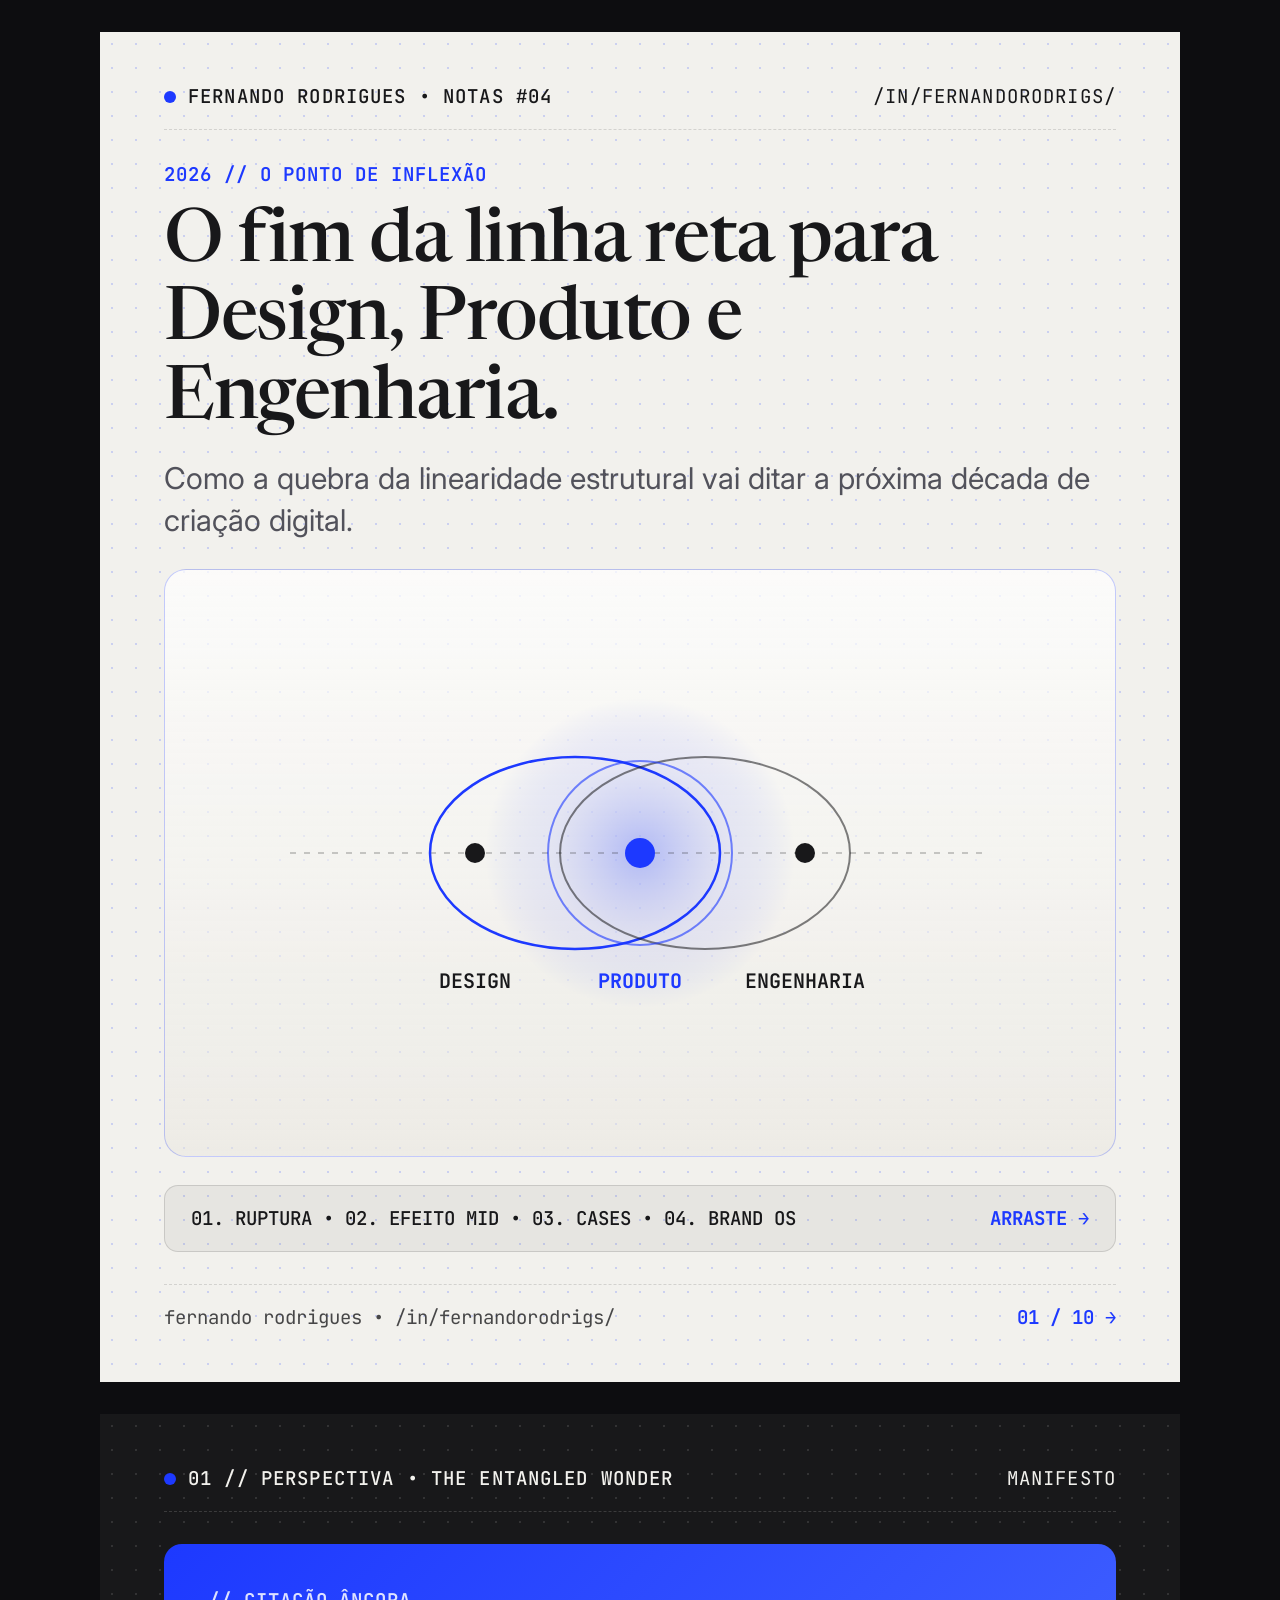
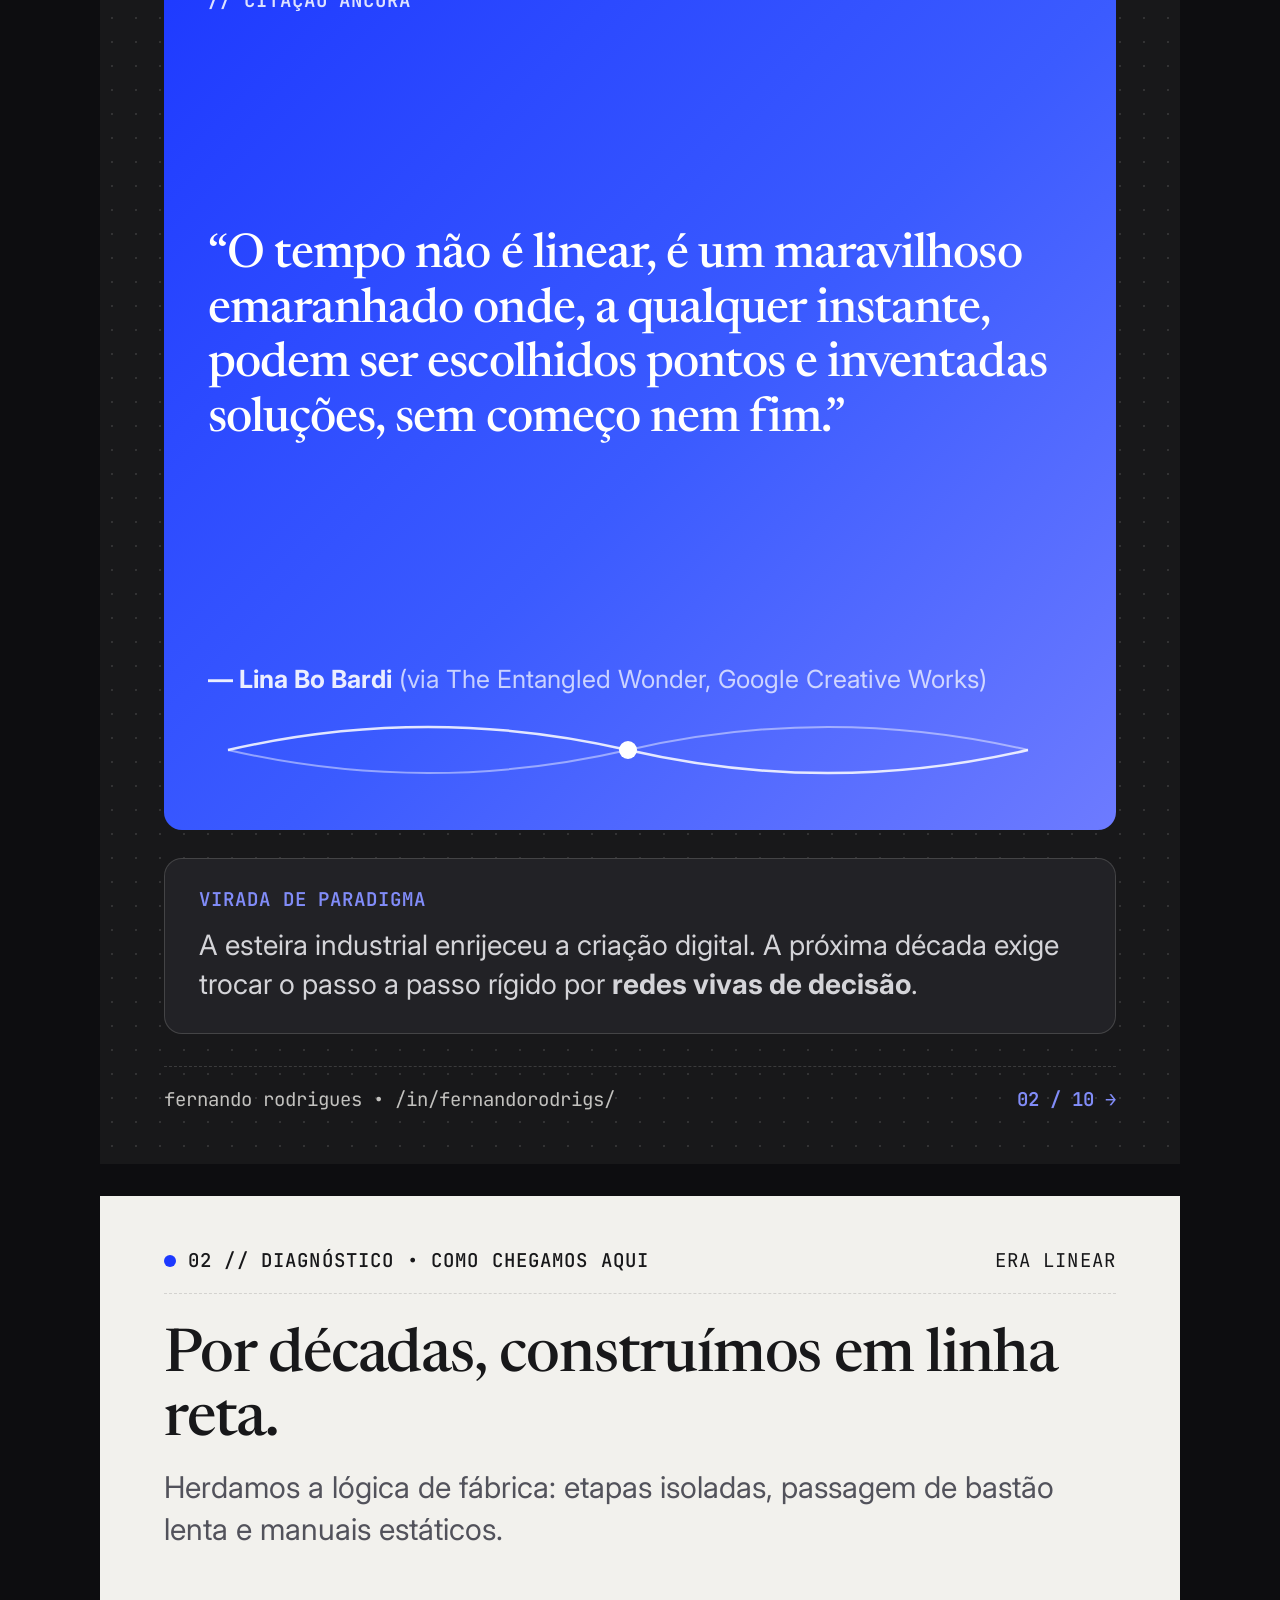
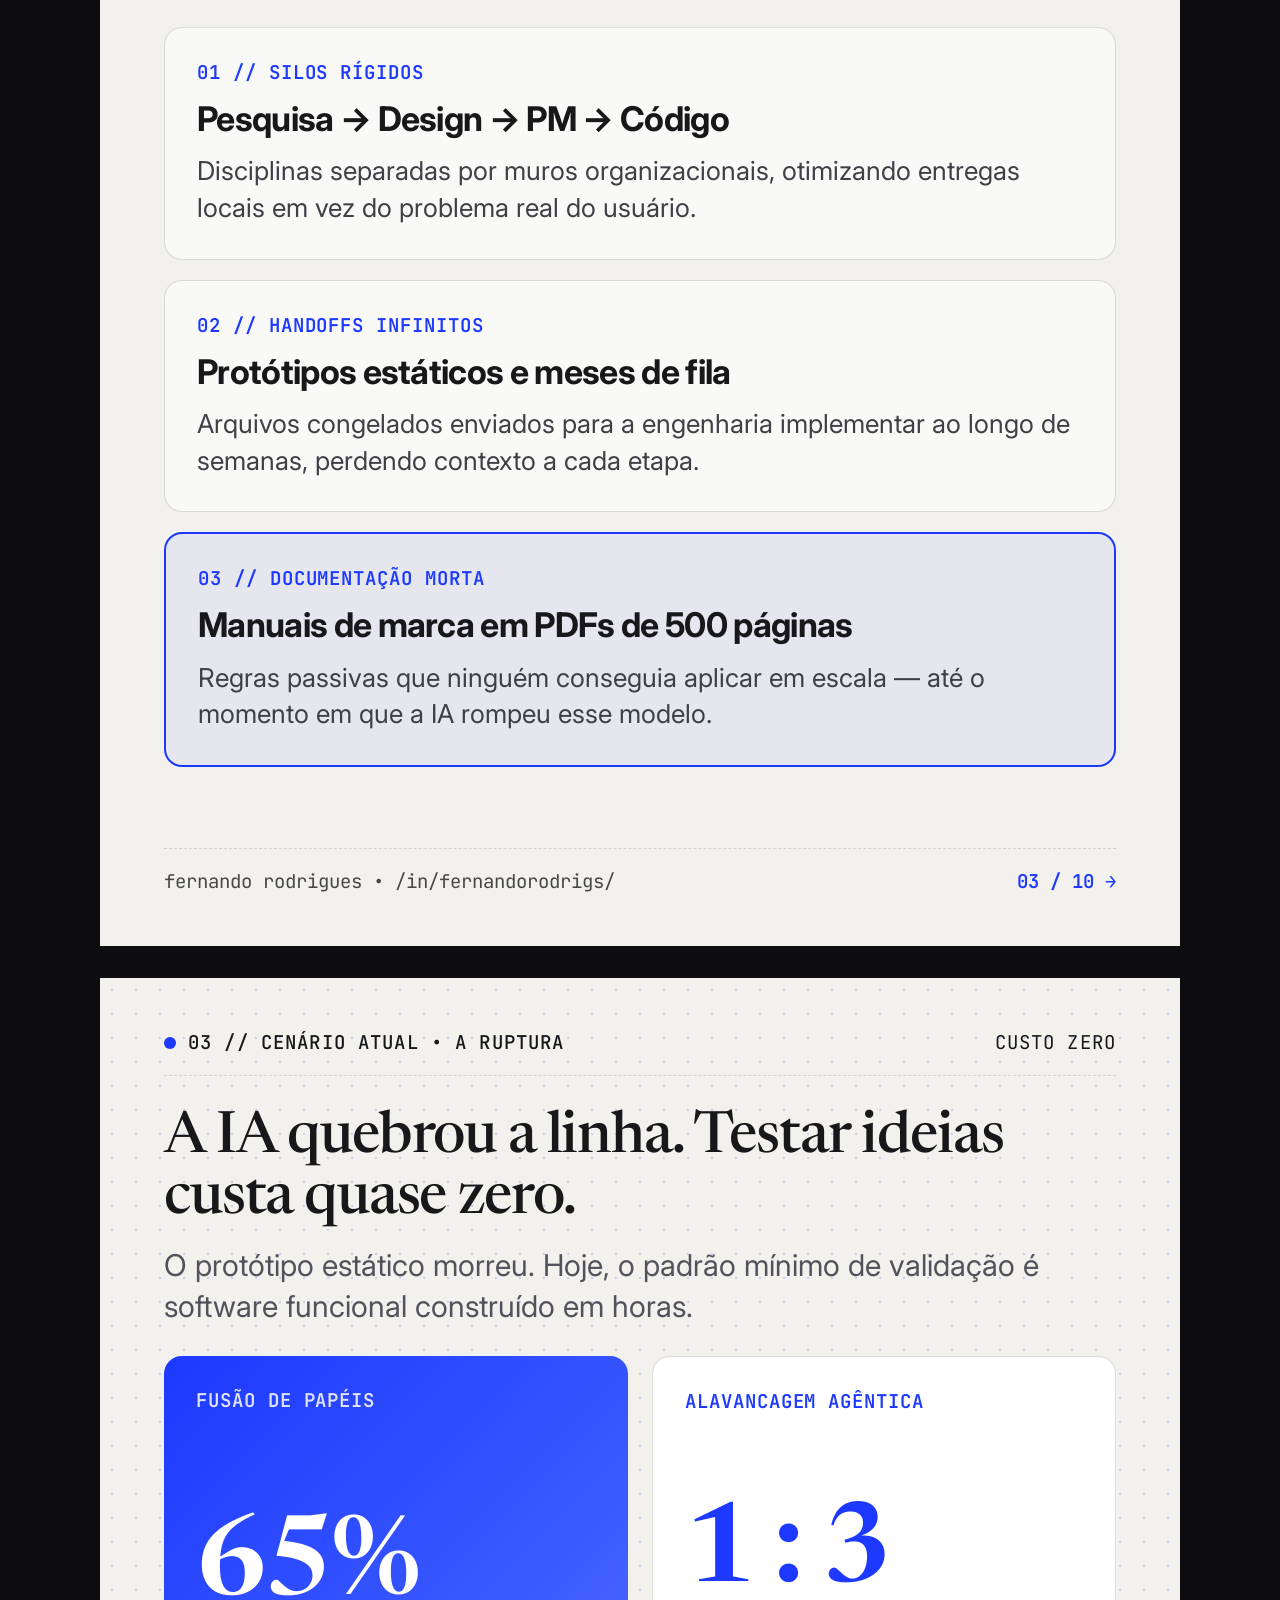
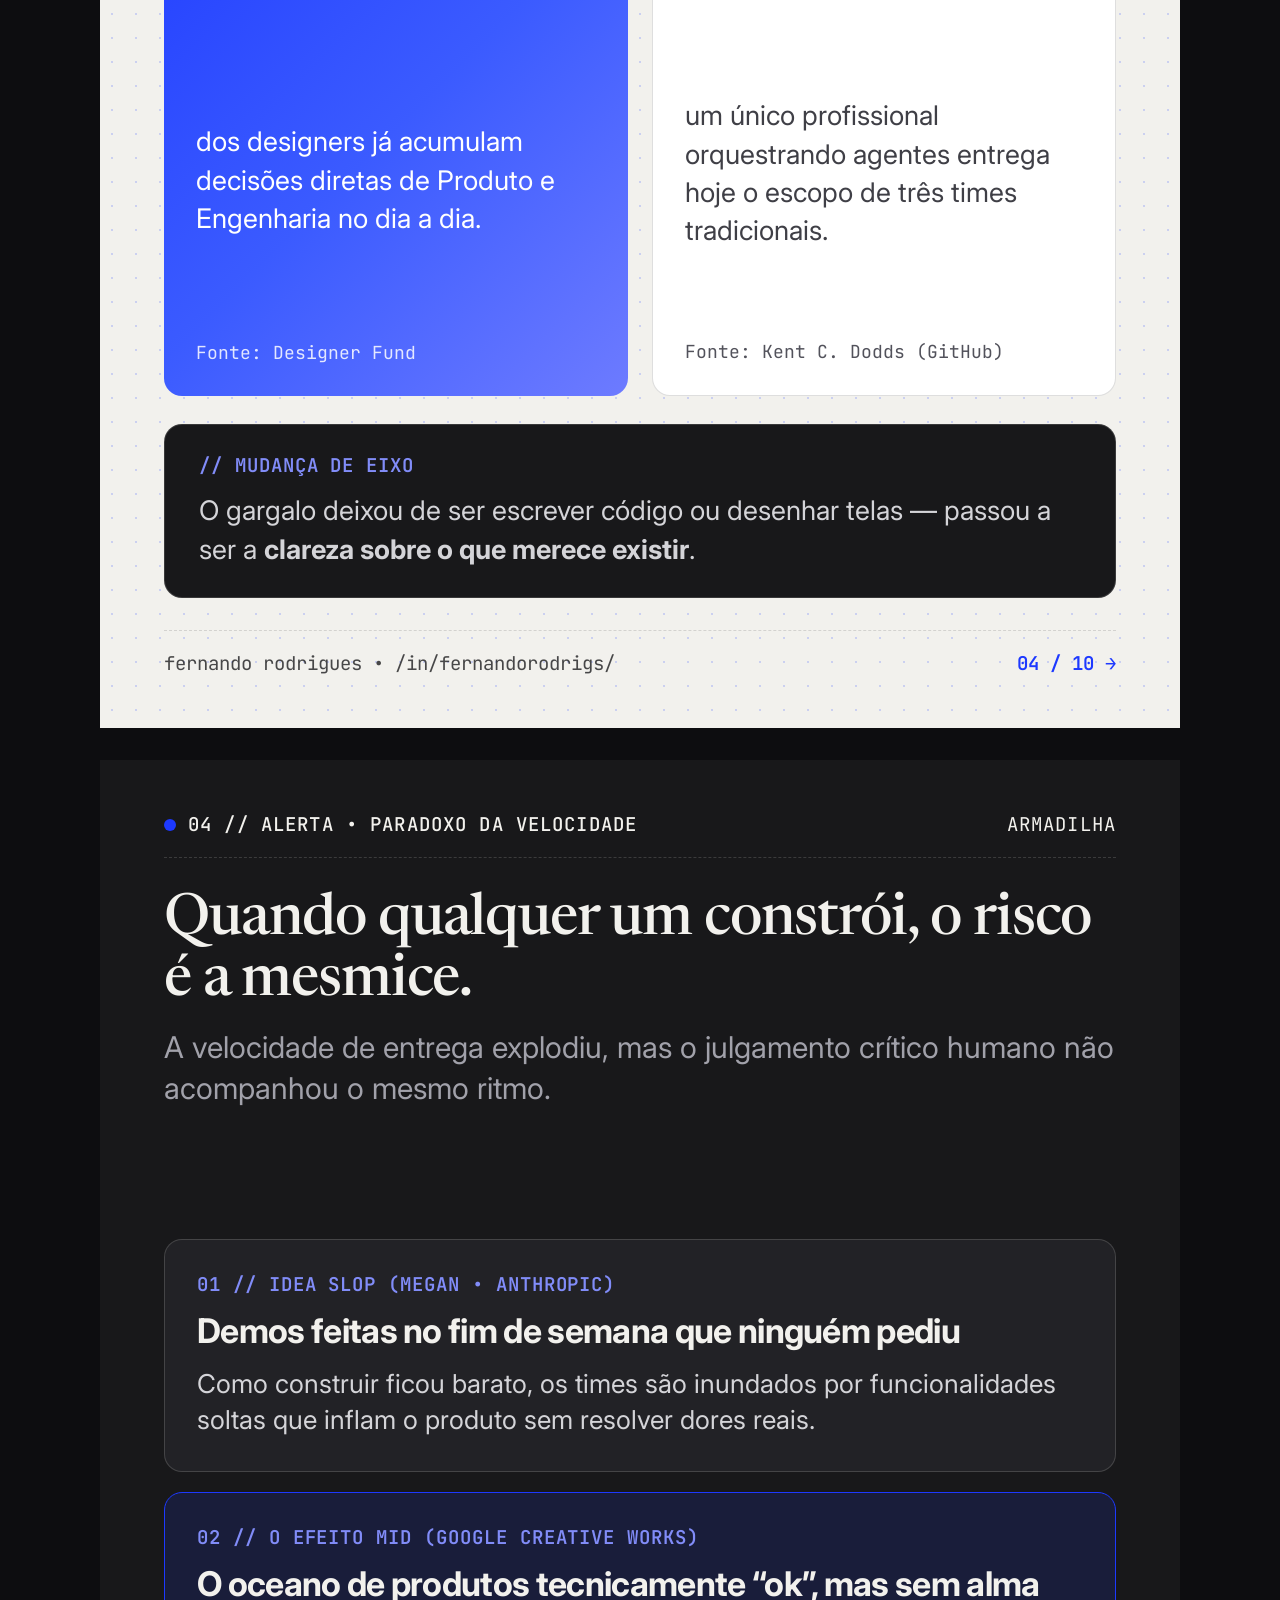
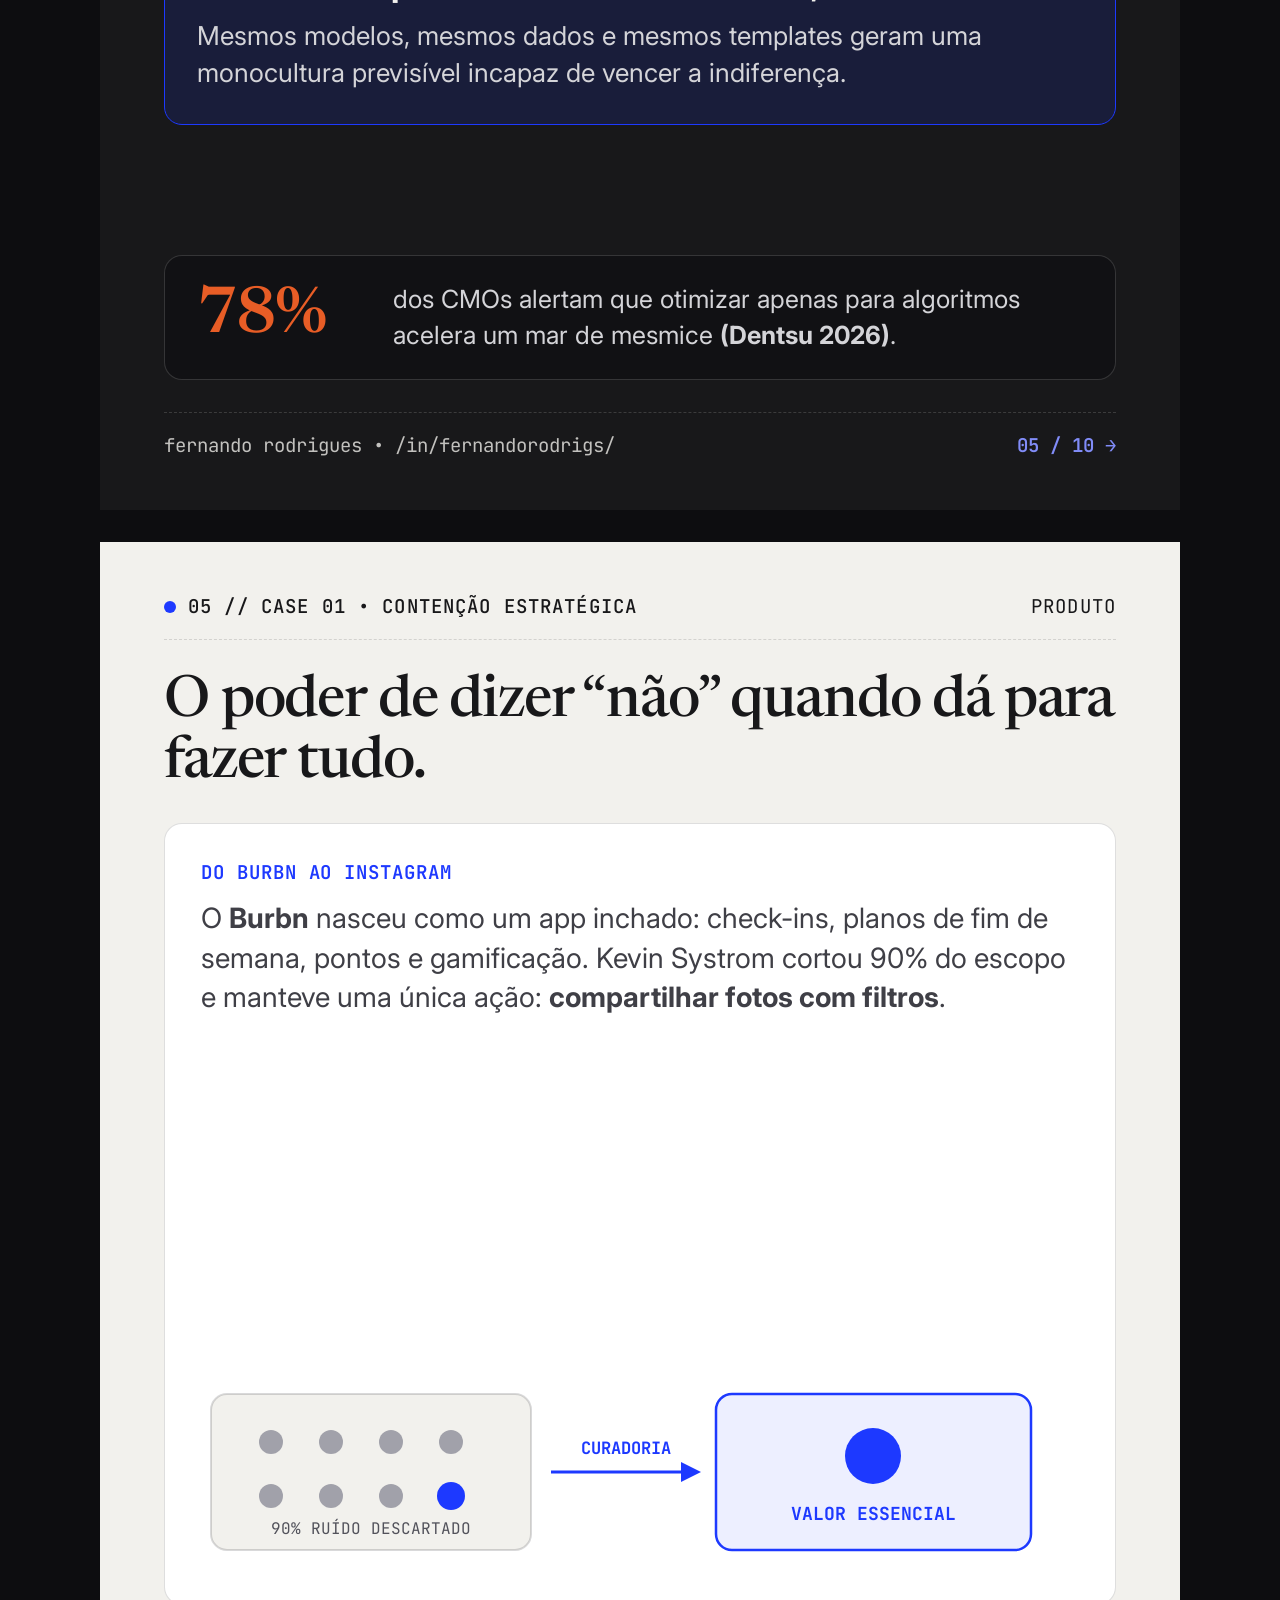
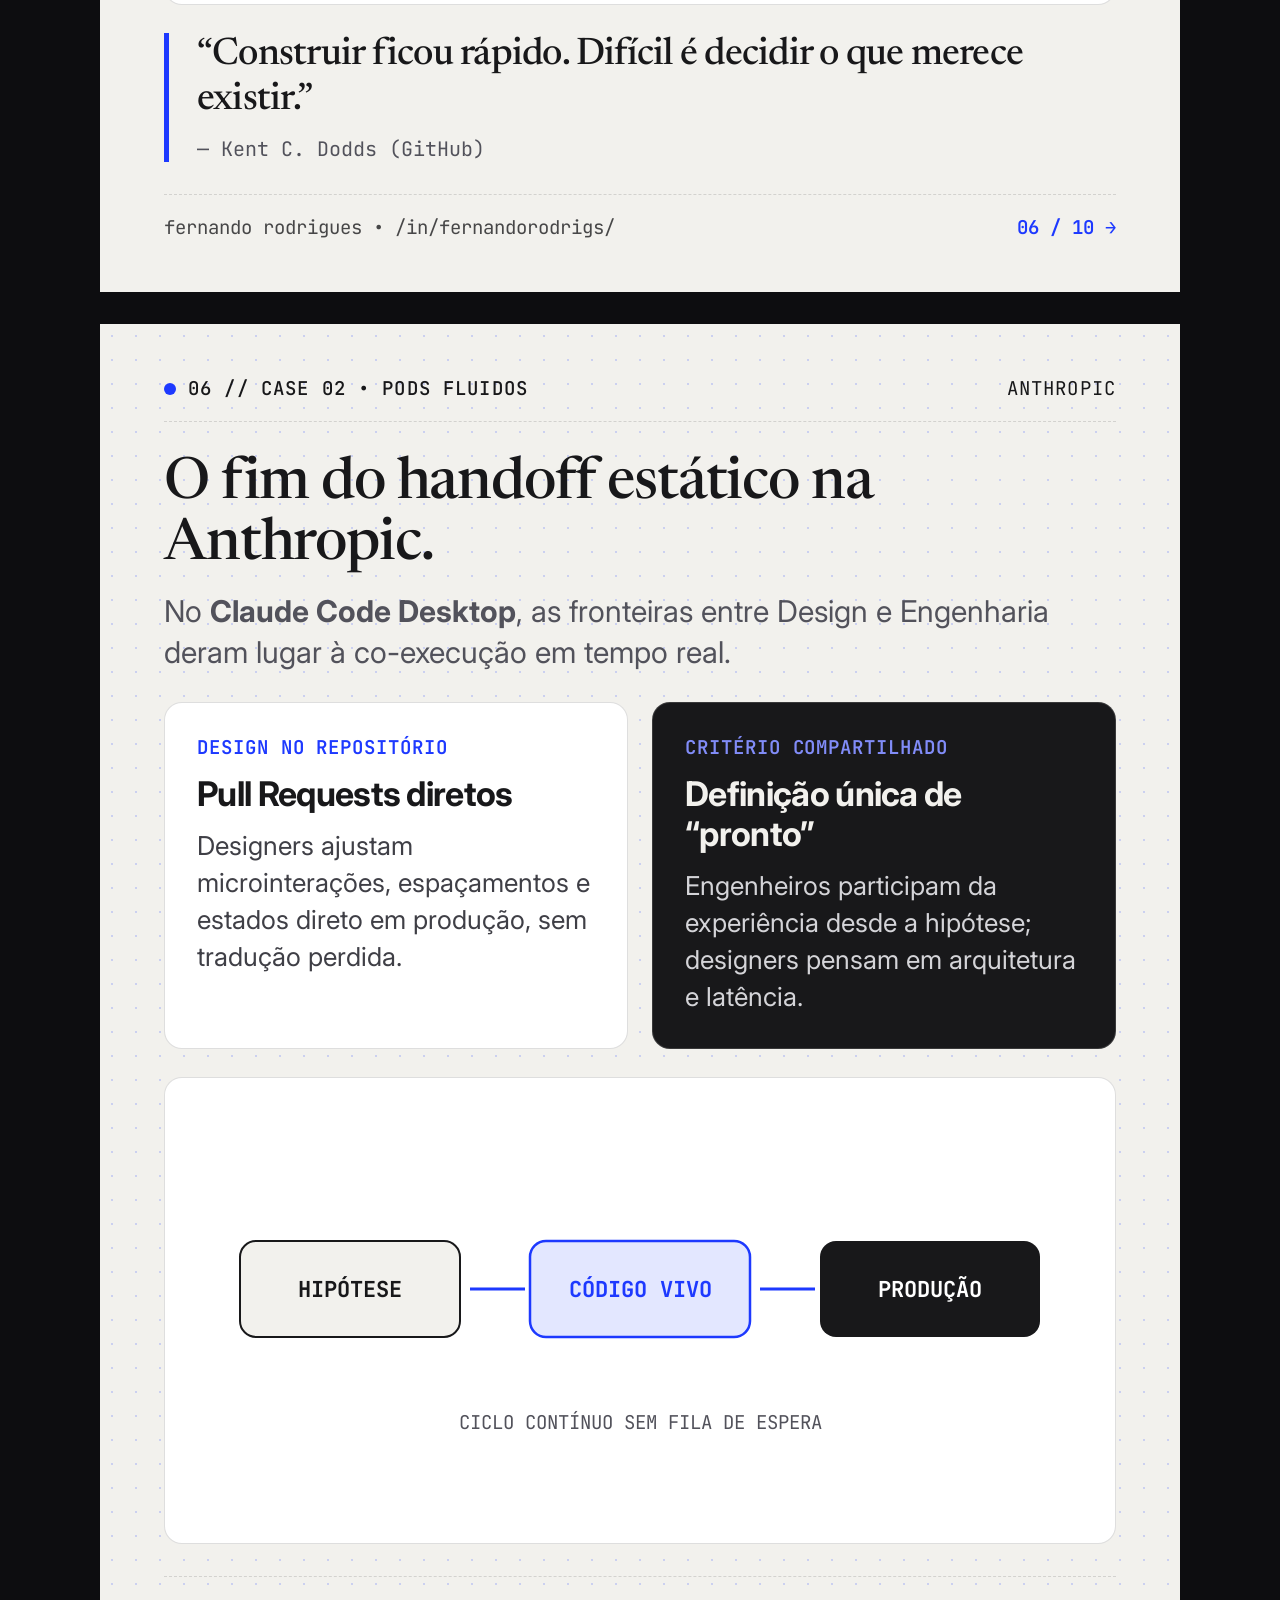
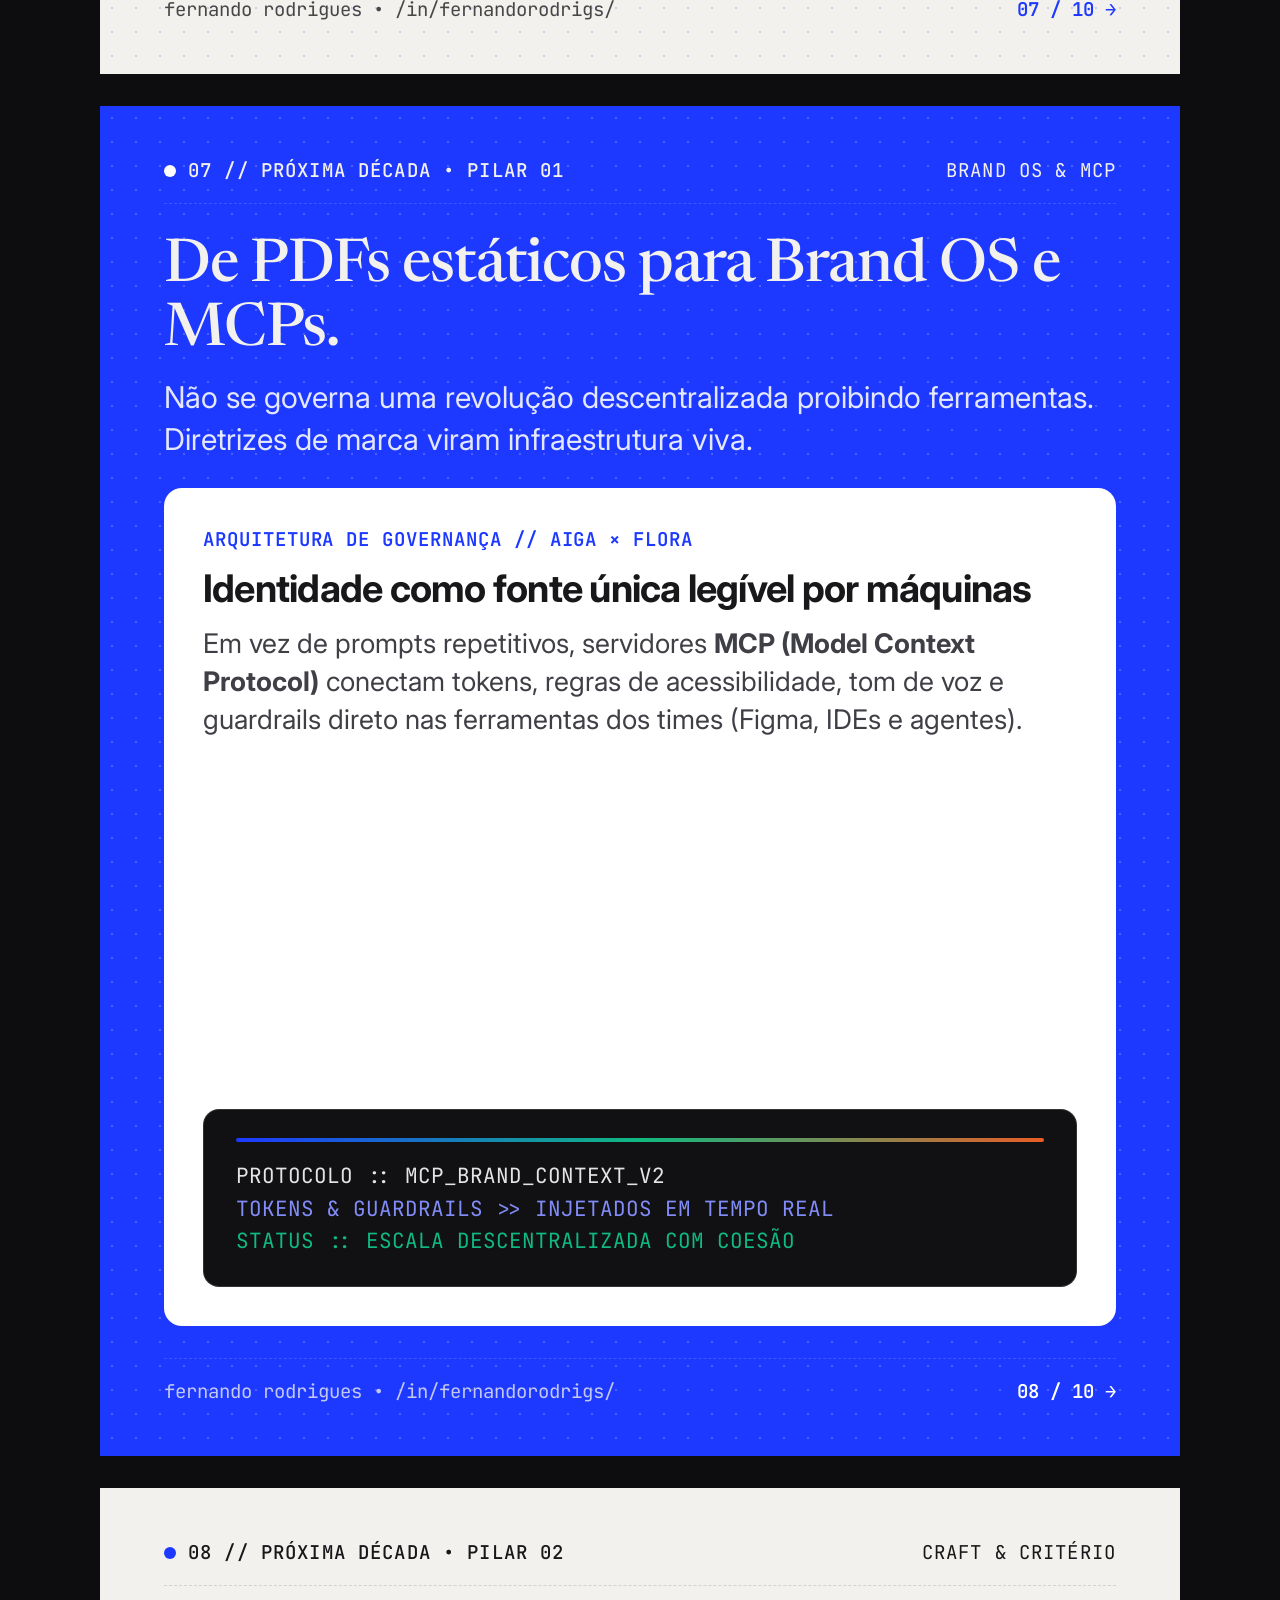
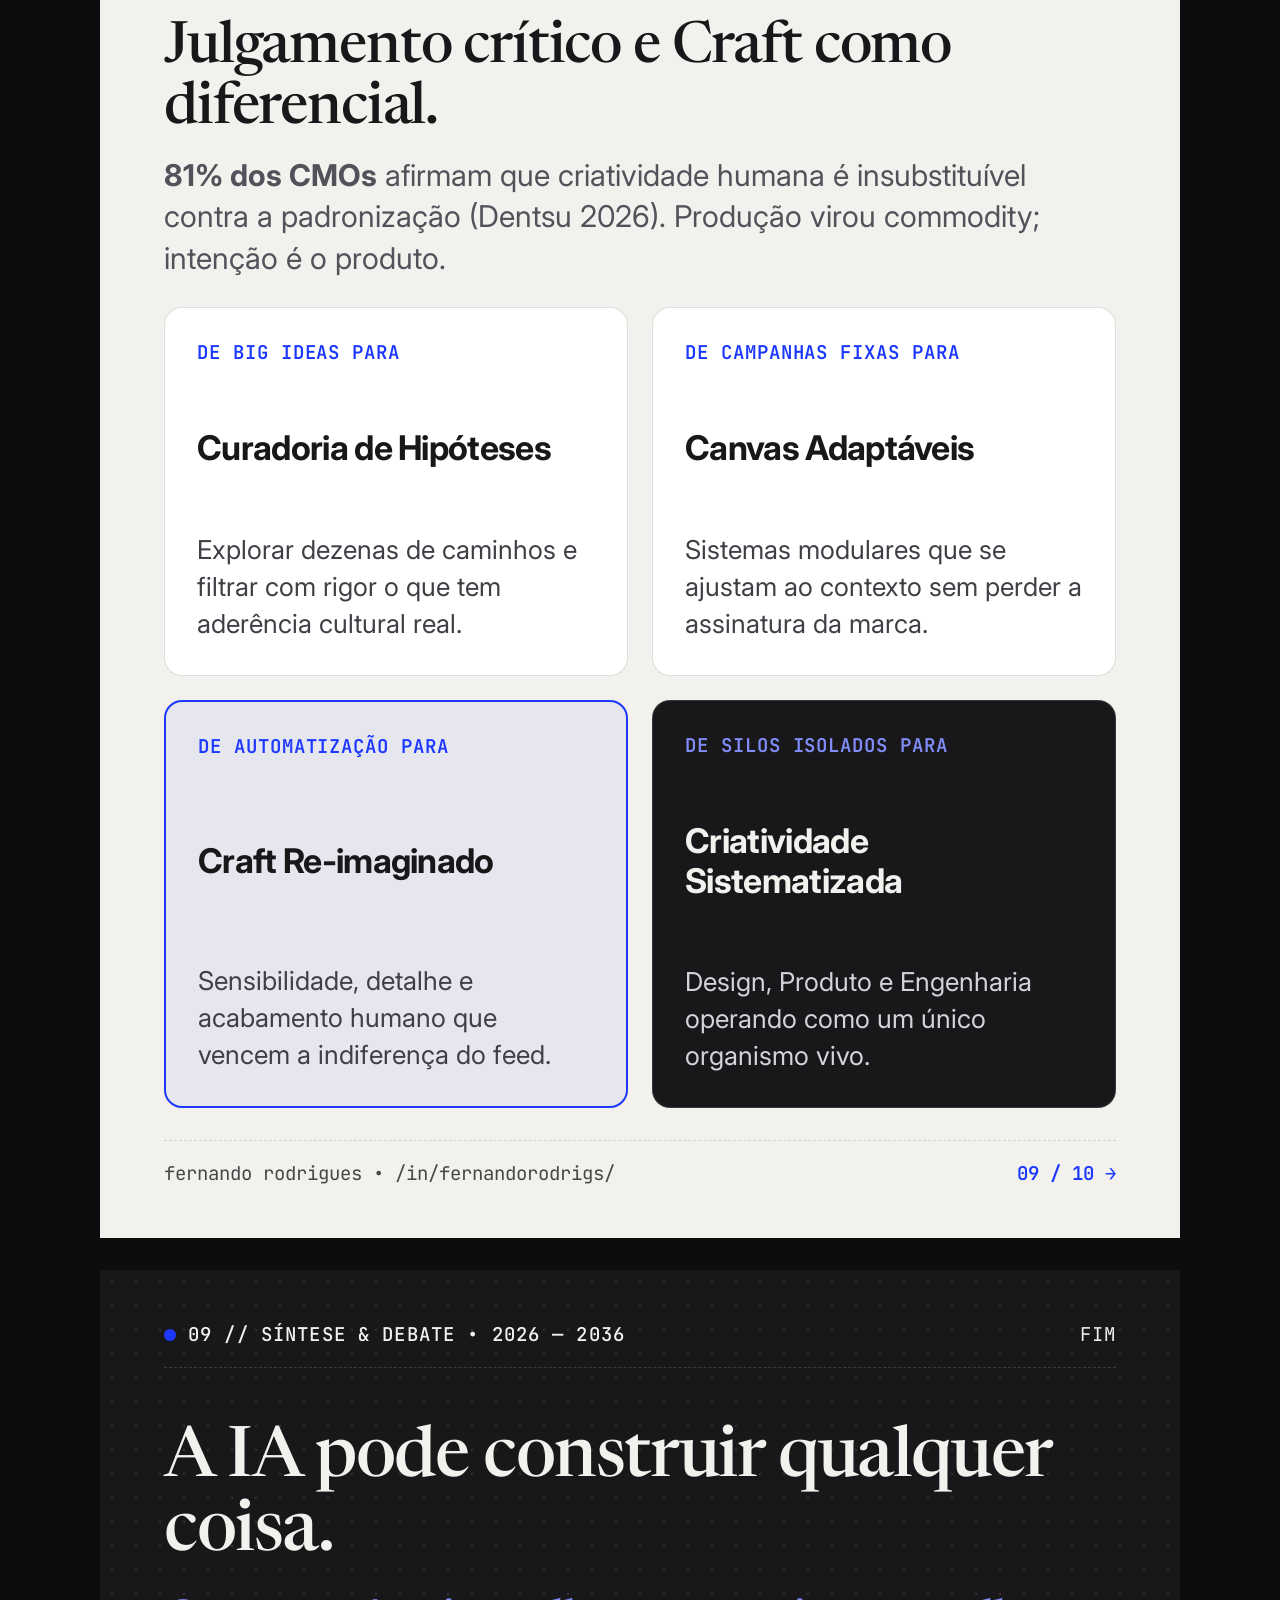
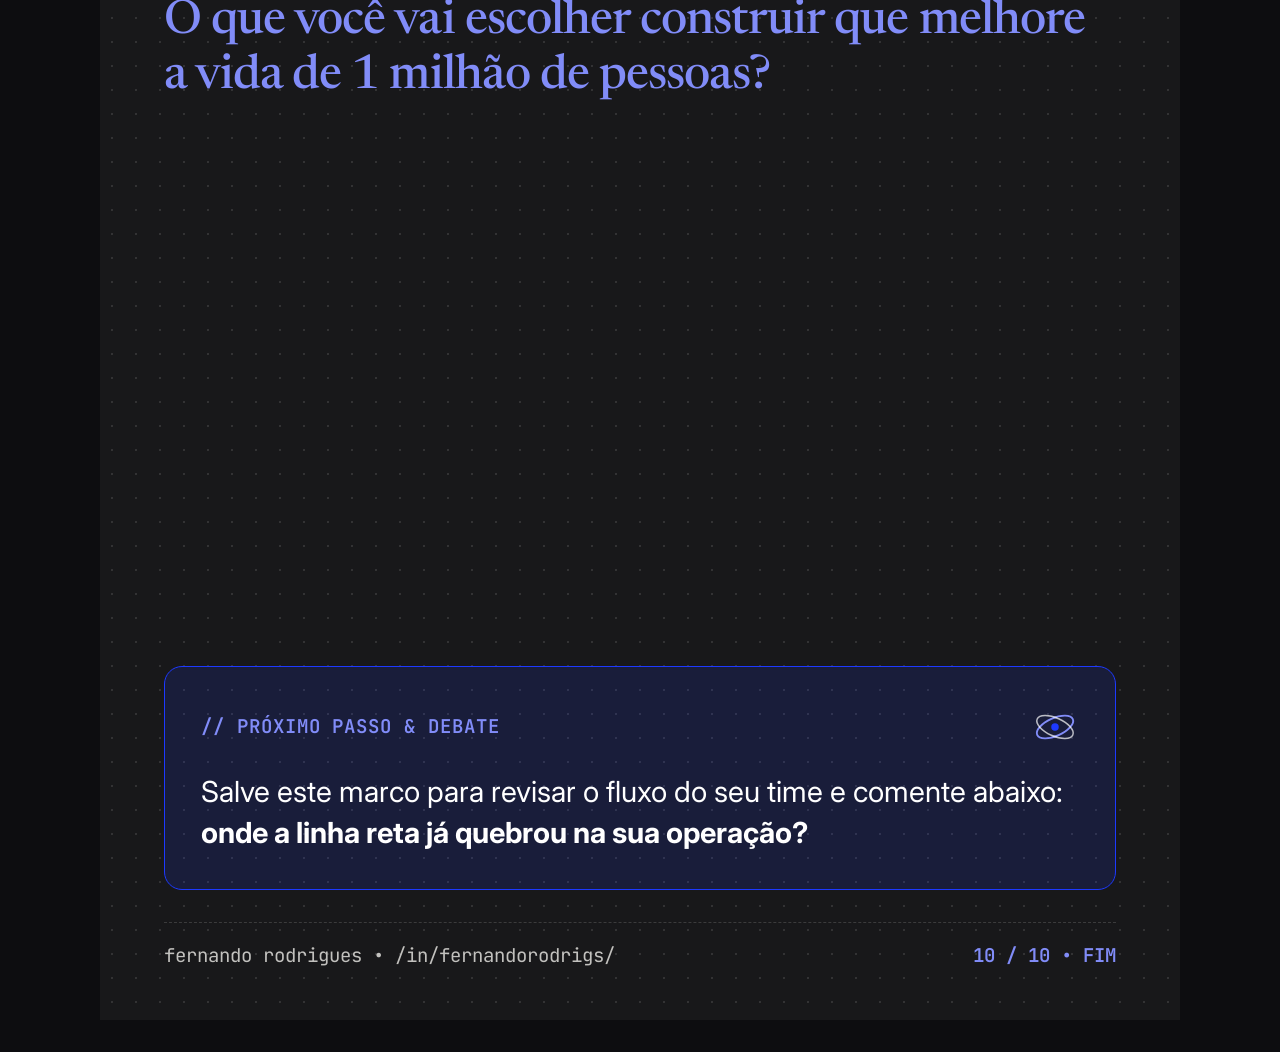
<file: carousels/o-fim-da-linha-reta/index.html>
<!DOCTYPE html>
<html lang="pt-BR">
<head>
  <meta charset="UTF-8" />
  <meta name="viewport" content="width=device-width, initial-scale=1.0" />
  <title>O Fim da Linha Reta — Fernando Rodrigues</title>
  <link rel="stylesheet" href="../../design-system/tokens.css" />
  <style>
    body {
      background: #0D0D10;
      display: flex;
      flex-direction: column;
      align-items: center;
      gap: 32px;
      padding: 32px;
    }
    .hero-orbital-box {
      flex: 1;
      border-radius: 22px;
      border: 1.5px solid rgba(29, 57, 255, 0.25);
      background: linear-gradient(180deg, rgba(255,255,255,0.72) 0%, rgba(232,230,223,0.5) 100%);
      display: flex;
      flex-direction: column;
      align-items: center;
      justify-content: center;
      position: relative;
      overflow: hidden;
      padding: 28px;
    }
    .index-strip {
      display: flex;
      justify-content: space-between;
      align-items: center;
      padding: 20px 26px;
      border-radius: 14px;
      background: rgba(24, 24, 26, 0.05);
      border: 1.5px solid var(--border-light);
      font-family: var(--font-mono);
      font-size: 19px;
      font-weight: 500;
    }
    .quote-bar {
      border-left: 5px solid var(--accent-cobalt);
      padding-left: 28px;
      display: flex;
      flex-direction: column;
      gap: 12px;
    }
  </style>
</head>
<body>

  <!-- SLIDE 01: CAPA -->
  <section class="slide slide--stone bg-dot-grid" data-pptx-slide="1">
    <header class="slide-header">
      <div class="slide-header__left">
        <span class="dot-indicator"></span>
        <span>FERNANDO RODRIGUES • NOTAS #04</span>
      </div>
      <span>/IN/FERNANDORODRIGS/</span>
    </header>

    <div class="slide-body">
      <div style="display:flex; flex-direction:column; gap:18px;">
        <span class="tag-mono">2026 // O PONTO DE INFLEXÃO</span>
        <h1 class="h-serif" style="font-size:74px;">O fim da linha reta para Design, Produto e Engenharia.</h1>
        <p class="lead" style="font-size:30px;">Como a quebra da linearidade estrutural vai ditar a próxima década de criação digital.</p>
      </div>

      <div class="hero-orbital-box">
        <svg viewBox="0 0 820 340" width="820" height="340" xmlns="http://www.w3.org/2000/svg">
          <defs>
            <radialGradient id="glow1" cx="50%" cy="50%" r="50%">
              <stop offset="0%" stop-color="#1D39FF" stop-opacity="0.32" />
              <stop offset="60%" stop-color="#818CF8" stop-opacity="0.14" />
              <stop offset="100%" stop-color="#1D39FF" stop-opacity="0" />
            </radialGradient>
          </defs>
          <circle cx="410" cy="160" r="155" fill="url(#glow1)" />
          <line x1="60" y1="160" x2="760" y2="160" stroke="#18181A" stroke-opacity="0.22" stroke-width="2" stroke-dasharray="6 8" />
          <ellipse cx="345" cy="160" rx="145" ry="96" fill="none" stroke="#1D39FF" stroke-width="2.5" />
          <ellipse cx="475" cy="160" rx="145" ry="96" fill="none" stroke="#18181A" stroke-opacity="0.55" stroke-width="2" />
          <ellipse cx="410" cy="160" rx="92" ry="92" fill="none" stroke="#1D39FF" stroke-width="2" stroke-opacity="0.6" />
          <circle cx="245" cy="160" r="10" fill="#18181A" />
          <circle cx="410" cy="160" r="15" fill="#1D39FF" />
          <circle cx="575" cy="160" r="10" fill="#18181A" />
          <text x="245" y="295" text-anchor="middle" font-family="JetBrains Mono, monospace" font-size="20" font-weight="600" fill="#18181A">DESIGN</text>
          <text x="410" y="295" text-anchor="middle" font-family="JetBrains Mono, monospace" font-size="20" font-weight="700" fill="#1D39FF">PRODUTO</text>
          <text x="575" y="295" text-anchor="middle" font-family="JetBrains Mono, monospace" font-size="20" font-weight="600" fill="#18181A">ENGENHARIA</text>
        </svg>
      </div>

      <div class="index-strip">
        <span>01. RUPTURA • 02. EFEITO MID • 03. CASES • 04. BRAND OS</span>
        <span style="color:var(--accent-cobalt); font-weight:700;">ARRASTE →</span>
      </div>
    </div>

    <footer class="slide-footer">
      <span class="slide-footer__brand">fernando rodrigues • /in/fernandorodrigs/</span>
      <span class="slide-footer__page">01 / 10 →</span>
    </footer>
  </section>

  <!-- SLIDE 02: MANIFESTO (LINA BO BARDI) -->
  <section class="slide slide--carbon bg-dot-grid" data-pptx-slide="2">
    <header class="slide-header">
      <div class="slide-header__left">
        <span class="dot-indicator"></span>
        <span>01 // PERSPECTIVA • THE ENTANGLED WONDER</span>
      </div>
      <span>MANIFESTO</span>
    </header>

    <div class="slide-body">
      <div class="bento-card bento-card--gradient" style="flex:1; justify-content:space-between; padding:44px;">
        <span class="tag-mono">// CITAÇÃO ÂNCORA</span>
        <blockquote class="h-serif" style="font-size:48px; line-height:1.14; color:#FFFFFF;">
          “O tempo não é linear, é um maravilhoso emaranhado onde, a qualquer instante, podem ser escolhidos pontos e inventadas soluções, sem começo nem fim.”
        </blockquote>
        <div style="display:flex; flex-direction:column; gap:20px;">
          <p style="font-size:25px; color:rgba(255,255,255,0.9);">
            <strong>— Lina Bo Bardi</strong> <span style="opacity:0.8;">(via The Entangled Wonder, Google Creative Works)</span>
          </p>
          <svg viewBox="0 0 840 72" width="840" height="72" xmlns="http://www.w3.org/2000/svg">
            <path d="M 20 36 Q 220 -10 420 36 T 820 36" fill="none" stroke="#FFFFFF" stroke-width="2.5" stroke-opacity="0.85" />
            <path d="M 20 36 Q 220 82 420 36 T 820 36" fill="none" stroke="#FFFFFF" stroke-width="2" stroke-opacity="0.45" />
            <circle cx="420" cy="36" r="9" fill="#FFFFFF" />
          </svg>
        </div>
      </div>

      <div class="bento-card" style="padding:28px 34px;">
        <span class="tag-mono">VIRADA DE PARADIGMA</span>
        <p class="card-text" style="font-size:28px;">
          A esteira industrial enrijeceu a criação digital. A próxima década exige trocar o passo a passo rígido por <strong>redes vivas de decisão</strong>.
        </p>
      </div>
    </div>

    <footer class="slide-footer">
      <span class="slide-footer__brand">fernando rodrigues • /in/fernandorodrigs/</span>
      <span class="slide-footer__page">02 / 10 →</span>
    </footer>
  </section>

  <!-- SLIDE 03: O PASSADO LINEAR -->
  <section class="slide slide--stone" data-pptx-slide="3">
    <header class="slide-header">
      <div class="slide-header__left">
        <span class="dot-indicator"></span>
        <span>02 // DIAGNÓSTICO • COMO CHEGAMOS AQUI</span>
      </div>
      <span>ERA LINEAR</span>
    </header>

    <div class="slide-body">
      <div style="display:flex; flex-direction:column; gap:14px;">
        <h2 class="h-serif" style="font-size:60px;">Por décadas, construímos em linha reta.</h2>
        <p class="lead">Herdamos a lógica de fábrica: etapas isoladas, passagem de bastão lenta e manuais estáticos.</p>
      </div>

      <div class="stack-3" style="flex:1; justify-content:center;">
        <div class="bento-card">
          <span class="tag-mono">01 // SILOS RÍGIDOS</span>
          <h3 class="card-title">Pesquisa → Design → PM → Código</h3>
          <p class="card-text">Disciplinas separadas por muros organizacionais, otimizando entregas locais em vez do problema real do usuário.</p>
        </div>

        <div class="bento-card">
          <span class="tag-mono">02 // HANDOFFS INFINITOS</span>
          <h3 class="card-title">Protótipos estáticos e meses de fila</h3>
          <p class="card-text">Arquivos congelados enviados para a engenharia implementar ao longo de semanas, perdendo contexto a cada etapa.</p>
        </div>

        <div class="bento-card bento-card--cobalt-outline">
          <span class="tag-mono">03 // DOCUMENTAÇÃO MORTA</span>
          <h3 class="card-title">Manuais de marca em PDFs de 500 páginas</h3>
          <p class="card-text">Regras passivas que ninguém conseguia aplicar em escala — até o momento em que a IA rompeu esse modelo.</p>
        </div>
      </div>
    </div>

    <footer class="slide-footer">
      <span class="slide-footer__brand">fernando rodrigues • /in/fernandorodrigs/</span>
      <span class="slide-footer__page">03 / 10 →</span>
    </footer>
  </section>

  <!-- SLIDE 04: O PONTO DE RUPTURA (DADOS) -->
  <section class="slide slide--stone bg-dot-grid" data-pptx-slide="4">
    <header class="slide-header">
      <div class="slide-header__left">
        <span class="dot-indicator"></span>
        <span>03 // CENÁRIO ATUAL • A RUPTURA</span>
      </div>
      <span>CUSTO ZERO</span>
    </header>

    <div class="slide-body">
      <div style="display:flex; flex-direction:column; gap:14px;">
        <h2 class="h-serif" style="font-size:58px;">A IA quebrou a linha. Testar ideias custa quase zero.</h2>
        <p class="lead">O protótipo estático morreu. Hoje, o padrão mínimo de validação é software funcional construído em horas.</p>
      </div>

      <div class="grid-2" style="flex:1;">
        <div class="bento-card bento-card--gradient" style="justify-content:space-between;">
          <span class="tag-mono">FUSÃO DE PAPÉIS</span>
          <div class="big-number" style="font-size:110px;">65%</div>
          <p class="card-text" style="color:#FFFFFF; font-size:27px;">
            dos designers já acumulam decisões diretas de Produto e Engenharia no dia a dia.
          </p>
          <span style="font-family:var(--font-mono); font-size:18px; opacity:0.85;">Fonte: Designer Fund</span>
        </div>

        <div class="bento-card" style="justify-content:space-between; background:#FFFFFF;">
          <span class="tag-mono">ALAVANCAGEM AGÊNTICA</span>
          <div class="big-number" style="font-size:110px;">1 : 3</div>
          <p class="card-text" style="font-size:27px;">
            um único profissional orquestrando agentes entrega hoje o escopo de três times tradicionais.
          </p>
          <span style="font-family:var(--font-mono); font-size:18px; color:var(--ink-muted-dark);">Fonte: Kent C. Dodds (GitHub)</span>
        </div>
      </div>

      <div class="bento-card bento-card--dark" style="padding:28px 34px;">
        <span class="tag-mono" style="color:var(--accent-lavender);">// MUDANÇA DE EIXO</span>
        <p class="card-text" style="font-size:27px;">
          O gargalo deixou de ser escrever código ou desenhar telas — passou a ser a <strong>clareza sobre o que merece existir</strong>.
        </p>
      </div>
    </div>

    <footer class="slide-footer">
      <span class="slide-footer__brand">fernando rodrigues • /in/fernandorodrigs/</span>
      <span class="slide-footer__page">04 / 10 →</span>
    </footer>
  </section>

  <!-- SLIDE 05: O PARADOXO ATUAL -->
  <section class="slide slide--carbon" data-pptx-slide="5">
    <header class="slide-header">
      <div class="slide-header__left">
        <span class="dot-indicator"></span>
        <span>04 // ALERTA • PARADOXO DA VELOCIDADE</span>
      </div>
      <span>ARMADILHA</span>
    </header>

    <div class="slide-body">
      <div style="display:flex; flex-direction:column; gap:14px;">
        <h2 class="h-serif" style="font-size:58px;">Quando qualquer um constrói, o risco é a mesmice.</h2>
        <p class="lead">A velocidade de entrega explodiu, mas o julgamento crítico humano não acompanhou o mesmo ritmo.</p>
      </div>

      <div class="stack-3" style="flex:1; justify-content:center;">
        <div class="bento-card">
          <span class="tag-mono">01 // IDEA SLOP (MEGAN • ANTHROPIC)</span>
          <h3 class="card-title">Demos feitas no fim de semana que ninguém pediu</h3>
          <p class="card-text">Como construir ficou barato, os times são inundados por funcionalidades soltas que inflam o produto sem resolver dores reais.</p>
        </div>

        <div class="bento-card" style="border-color:var(--accent-cobalt); background:rgba(29,57,255,0.14);">
          <span class="tag-mono">02 // O EFEITO MID (GOOGLE CREATIVE WORKS)</span>
          <h3 class="card-title">O oceano de produtos tecnicamente “ok”, mas sem alma</h3>
          <p class="card-text">Mesmos modelos, mesmos dados e mesmos templates geram uma monocultura previsível incapaz de vencer a indiferença.</p>
        </div>
      </div>

      <div class="bento-card" style="flex-direction:row; align-items:center; justify-content:space-between; padding:26px 32px; background:#111114;">
        <span class="big-number" style="font-size:64px; color:var(--accent-orange);">78%</span>
        <p class="card-text" style="font-size:25px; max-width:690px;">
          dos CMOs alertam que otimizar apenas para algoritmos acelera um mar de mesmice <strong>(Dentsu 2026)</strong>.
        </p>
      </div>
    </div>

    <footer class="slide-footer">
      <span class="slide-footer__brand">fernando rodrigues • /in/fernandorodrigs/</span>
      <span class="slide-footer__page">05 / 10 →</span>
    </footer>
  </section>

  <!-- SLIDE 06: CASE 01 (BURBN -> INSTAGRAM) -->
  <section class="slide slide--stone" data-pptx-slide="6">
    <header class="slide-header">
      <div class="slide-header__left">
        <span class="dot-indicator"></span>
        <span>05 // CASE 01 • CONTENÇÃO ESTRATÉGICA</span>
      </div>
      <span>PRODUTO</span>
    </header>

    <div class="slide-body">
      <div style="display:flex; flex-direction:column; gap:14px;">
        <h2 class="h-serif" style="font-size:58px;">O poder de dizer “não” quando dá para fazer tudo.</h2>
      </div>

      <div class="bento-card" style="flex:1; justify-content:space-between; background:#FFFFFF; padding:36px;">
        <div style="display:flex; flex-direction:column; gap:14px;">
          <span class="tag-mono">DO BURBN AO INSTAGRAM</span>
          <p class="card-text" style="font-size:28px;">
            O <strong>Burbn</strong> nasceu como um app inchado: check-ins, planos de fim de semana, pontos e gamificação. Kevin Systrom cortou 90% do escopo e manteve uma única ação: <strong>compartilhar fotos com filtros</strong>.
          </p>
        </div>

        <svg viewBox="0 0 840 190" width="840" height="190" xmlns="http://www.w3.org/2000/svg">
          <rect x="10" y="16" width="320" height="156" rx="16" fill="#F2F1ED" stroke="#18181A" stroke-opacity="0.16" stroke-width="2" />
          <circle cx="70" cy="64" r="12" fill="#A1A1AA" />
          <circle cx="130" cy="64" r="12" fill="#A1A1AA" />
          <circle cx="190" cy="64" r="12" fill="#A1A1AA" />
          <circle cx="250" cy="64" r="12" fill="#A1A1AA" />
          <circle cx="70" cy="118" r="12" fill="#A1A1AA" />
          <circle cx="130" cy="118" r="12" fill="#A1A1AA" />
          <circle cx="190" cy="118" r="12" fill="#A1A1AA" />
          <circle cx="250" cy="118" r="14" fill="#1D39FF" />
          <text x="170" y="156" text-anchor="middle" font-family="JetBrains Mono, monospace" font-size="16" fill="#52525B">90% RUÍDO DESCARTADO</text>

          <line x1="350" y1="94" x2="480" y2="94" stroke="#1D39FF" stroke-width="3" />
          <polygon points="480,84 500,94 480,104" fill="#1D39FF" />
          <text x="425" y="76" text-anchor="middle" font-family="JetBrains Mono, monospace" font-size="17" font-weight="700" fill="#1D39FF">CURADORIA</text>

          <rect x="515" y="16" width="315" height="156" rx="16" fill="#1D39FF" fill-opacity="0.08" stroke="#1D39FF" stroke-width="2.5" />
          <circle cx="672" cy="78" r="28" fill="#1D39FF" />
          <text x="672" y="142" text-anchor="middle" font-family="JetBrains Mono, monospace" font-size="18" font-weight="700" fill="#1D39FF">VALOR ESSENCIAL</text>
        </svg>
      </div>

      <div class="quote-bar">
        <p class="h-serif" style="font-size:38px; line-height:1.2;">
          “Construir ficou rápido. Difícil é decidir o que merece existir.”
        </p>
        <span style="font-family:var(--font-mono); font-size:20px; color:var(--ink-muted-dark);">— Kent C. Dodds (GitHub)</span>
      </div>
    </div>

    <footer class="slide-footer">
      <span class="slide-footer__brand">fernando rodrigues • /in/fernandorodrigs/</span>
      <span class="slide-footer__page">06 / 10 →</span>
    </footer>
  </section>

  <!-- SLIDE 07: CASE 02 (ANTHROPIC PODS FLUIDOS) -->
  <section class="slide slide--stone bg-dot-grid" data-pptx-slide="7">
    <header class="slide-header">
      <div class="slide-header__left">
        <span class="dot-indicator"></span>
        <span>06 // CASE 02 • PODS FLUIDOS</span>
      </div>
      <span>ANTHROPIC</span>
    </header>

    <div class="slide-body">
      <div style="display:flex; flex-direction:column; gap:14px;">
        <h2 class="h-serif" style="font-size:58px;">O fim do handoff estático na Anthropic.</h2>
        <p class="lead">No <strong>Claude Code Desktop</strong>, as fronteiras entre Design e Engenharia deram lugar à co-execução em tempo real.</p>
      </div>

      <div class="grid-2">
        <div class="bento-card" style="background:#FFFFFF;">
          <span class="tag-mono">DESIGN NO REPOSITÓRIO</span>
          <h3 class="card-title">Pull Requests diretos</h3>
          <p class="card-text">Designers ajustam microinterações, espaçamentos e estados direto em produção, sem tradução perdida.</p>
        </div>

        <div class="bento-card bento-card--dark">
          <span class="tag-mono" style="color:var(--accent-lavender);">CRITÉRIO COMPARTILHADO</span>
          <h3 class="card-title">Definição única de “pronto”</h3>
          <p class="card-text">Engenheiros participam da experiência desde a hipótese; designers pensam em arquitetura e latência.</p>
        </div>
      </div>

      <div class="bento-card" style="flex:1; justify-content:center; align-items:center; background:#FFFFFF;">
        <svg viewBox="0 0 840 210" width="840" height="210" xmlns="http://www.w3.org/2000/svg">
          <rect x="20" y="55" width="220" height="96" rx="16" fill="#F2F1ED" stroke="#18181A" stroke-width="2" />
          <text x="130" y="111" text-anchor="middle" font-family="JetBrains Mono, monospace" font-size="22" font-weight="700" fill="#18181A">HIPÓTESE</text>

          <line x1="250" y1="103" x2="305" y2="103" stroke="#1D39FF" stroke-width="3" />
          <rect x="310" y="55" width="220" height="96" rx="16" fill="#1D39FF" fill-opacity="0.12" stroke="#1D39FF" stroke-width="2.5" />
          <text x="420" y="111" text-anchor="middle" font-family="JetBrains Mono, monospace" font-size="22" font-weight="700" fill="#1D39FF">CÓDIGO VIVO</text>

          <line x1="540" y1="103" x2="595" y2="103" stroke="#1D39FF" stroke-width="3" />
          <rect x="600" y="55" width="220" height="96" rx="16" fill="#18181A" />
          <text x="710" y="111" text-anchor="middle" font-family="JetBrains Mono, monospace" font-size="22" font-weight="700" fill="#FFFFFF">PRODUÇÃO</text>
        </svg>
        <span style="font-family:var(--font-mono); font-size:19px; color:var(--ink-muted-dark);">CICLO CONTÍNUO SEM FILA DE ESPERA</span>
      </div>
    </div>

    <footer class="slide-footer">
      <span class="slide-footer__brand">fernando rodrigues • /in/fernandorodrigs/</span>
      <span class="slide-footer__page">07 / 10 →</span>
    </footer>
  </section>

  <!-- SLIDE 08: PRÓXIMA DÉCADA PILAR 01 (BRAND OS & MCP) -->
  <section class="slide slide--cobalt bg-dot-grid" data-pptx-slide="8">
    <header class="slide-header">
      <div class="slide-header__left">
        <span class="dot-indicator"></span>
        <span>07 // PRÓXIMA DÉCADA • PILAR 01</span>
      </div>
      <span>BRAND OS &amp; MCP</span>
    </header>

    <div class="slide-body">
      <div style="display:flex; flex-direction:column; gap:14px;">
        <h2 class="h-serif" style="font-size:60px;">De PDFs estáticos para Brand OS e MCPs.</h2>
        <p class="lead">Não se governa uma revolução descentralizada proibindo ferramentas. Diretrizes de marca viram infraestrutura viva.</p>
      </div>

      <div class="bento-card" style="background:#FFFFFF; color:#18181A; flex:1; justify-content:space-between; padding:38px;">
        <div style="display:flex; flex-direction:column; gap:14px;">
          <span class="tag-mono" style="color:var(--accent-cobalt);">ARQUITETURA DE GOVERNANÇA // AIGA × FLORA</span>
          <h3 class="card-title" style="font-size:38px;">Identidade como fonte única legível por máquinas</h3>
          <p class="card-text" style="color:#3F3F46; font-size:27px;">
            Em vez de prompts repetitivos, servidores <strong>MCP (Model Context Protocol)</strong> conectam tokens, regras de acessibilidade, tom de voz e guardrails direto nas ferramentas dos times (Figma, IDEs e agentes).
          </p>
        </div>

        <div class="terminal-box">
          <div class="terminal-box__bar"></div>
          <div>PROTOCOLO :: MCP_BRAND_CONTEXT_V2</div>
          <div style="color:#818CF8;">TOKENS &amp; GUARDRAILS &gt;&gt; INJETADOS EM TEMPO REAL</div>
          <div style="color:#10B981;">STATUS :: ESCALA DESCENTRALIZADA COM COESÃO</div>
        </div>
      </div>
    </div>

    <footer class="slide-footer">
      <span class="slide-footer__brand">fernando rodrigues • /in/fernandorodrigs/</span>
      <span class="slide-footer__page">08 / 10 →</span>
    </footer>
  </section>

  <!-- SLIDE 09: PRÓXIMA DÉCADA PILAR 02 (CRAFT & JULGAMENTO) -->
  <section class="slide slide--stone" data-pptx-slide="9">
    <header class="slide-header">
      <div class="slide-header__left">
        <span class="dot-indicator"></span>
        <span>08 // PRÓXIMA DÉCADA • PILAR 02</span>
      </div>
      <span>CRAFT &amp; CRITÉRIO</span>
    </header>

    <div class="slide-body">
      <div style="display:flex; flex-direction:column; gap:14px;">
        <h2 class="h-serif" style="font-size:58px;">Julgamento crítico e Craft como diferencial.</h2>
        <p class="lead"><strong>81% dos CMOs</strong> afirmam que criatividade humana é insubstituível contra a padronização (Dentsu 2026). Produção virou commodity; intenção é o produto.</p>
      </div>

      <div class="grid-2" style="flex:1;">
        <div class="bento-card" style="background:#FFFFFF; justify-content:space-between;">
          <span class="tag-mono">DE BIG IDEAS PARA</span>
          <h3 class="card-title">Curadoria de Hipóteses</h3>
          <p class="card-text">Explorar dezenas de caminhos e filtrar com rigor o que tem aderência cultural real.</p>
        </div>

        <div class="bento-card" style="background:#FFFFFF; justify-content:space-between;">
          <span class="tag-mono">DE CAMPANHAS FIXAS PARA</span>
          <h3 class="card-title">Canvas Adaptáveis</h3>
          <p class="card-text">Sistemas modulares que se ajustam ao contexto sem perder a assinatura da marca.</p>
        </div>

        <div class="bento-card bento-card--cobalt-outline" style="justify-content:space-between;">
          <span class="tag-mono">DE AUTOMATIZAÇÃO PARA</span>
          <h3 class="card-title">Craft Re-imaginado</h3>
          <p class="card-text">Sensibilidade, detalhe e acabamento humano que vencem a indiferença do feed.</p>
        </div>

        <div class="bento-card bento-card--dark" style="justify-content:space-between;">
          <span class="tag-mono" style="color:var(--accent-lavender);">DE SILOS ISOLADOS PARA</span>
          <h3 class="card-title">Criatividade Sistematizada</h3>
          <p class="card-text">Design, Produto e Engenharia operando como um único organismo vivo.</p>
        </div>
      </div>
    </div>

    <footer class="slide-footer">
      <span class="slide-footer__brand">fernando rodrigues • /in/fernandorodrigs/</span>
      <span class="slide-footer__page">09 / 10 →</span>
    </footer>
  </section>

  <!-- SLIDE 10: SÍNTESE & CTA -->
  <section class="slide slide--carbon bg-dot-grid" data-pptx-slide="10">
    <header class="slide-header">
      <div class="slide-header__left">
        <span class="dot-indicator"></span>
        <span>09 // SÍNTESE &amp; DEBATE • 2026 — 2036</span>
      </div>
      <span>FIM</span>
    </header>

    <div class="slide-body" style="justify-content:space-between;">
      <div style="display:flex; flex-direction:column; gap:24px; margin-top:24px;">
        <h2 class="h-serif" style="font-size:70px; line-height:1.05;">A IA pode construir qualquer coisa.</h2>
        <p class="h-serif" style="font-size:48px; line-height:1.14; color:var(--accent-lavender);">
          O que você vai escolher construir que melhore a vida de 1 milhão de pessoas?
        </p>
      </div>

      <div class="bento-card" style="padding:36px; gap:20px; background:rgba(29,57,255,0.14); border-color:var(--accent-cobalt);">
        <div style="display:flex; justify-content:space-between; align-items:center;">
          <span class="tag-mono">// PRÓXIMO PASSO &amp; DEBATE</span>
          <svg viewBox="0 0 64 64" width="48" height="48" xmlns="http://www.w3.org/2000/svg">
            <ellipse cx="32" cy="32" rx="26" ry="12" transform="rotate(-24 32 32)" fill="none" stroke="#818CF8" stroke-width="2.5" />
            <ellipse cx="32" cy="32" rx="26" ry="12" transform="rotate(24 32 32)" fill="none" stroke="#FFFFFF" stroke-width="2" stroke-opacity="0.7" />
            <circle cx="32" cy="32" r="5" fill="#1D39FF" />
          </svg>
        </div>
        <p class="card-text" style="font-size:29px; color:#FFFFFF;">
          Salve este marco para revisar o fluxo do seu time e comente abaixo: <strong>onde a linha reta já quebrou na sua operação?</strong>
        </p>
      </div>
    </div>

    <footer class="slide-footer">
      <span class="slide-footer__brand">fernando rodrigues • /in/fernandorodrigs/</span>
      <span class="slide-footer__page">10 / 10 • FIM</span>
    </footer>
  </section>

</body>
</html>
</file>
<file: design-system/tokens.css>
/* ==========================================================================
   Fernando Rodrigues — LinkedIn Carousel Design System (v1.0)
   Estética: Tech Minimalista Editorial + Bento Grid + Dithering + Geometria
   Palco padrão: 4:5 Portrait (1080 x 1350 px)
   ========================================================================== */

@import url('https://fonts.googleapis.com/css2?family=Instrument+Serif:ital@0;1&family=Inter:wght@400;500;600;700;800&family=JetBrains+Mono:wght@400;500;600&family=Newsreader:ital,opsz,wght@0,6..72,400;0,6..72,500;0,6..72,600;1,6..72,400&display=swap');

:root {
  /* Paleta Canônica */
  --bg-stone: #F2F1ED;
  --bg-stone-card: #E8E6DF;
  --bg-carbon: #18181A;
  --bg-carbon-card: #222226;
  --bg-cobalt: #1D39FF;
  --bg-cobalt-deep: #1224B8;

  --ink-dark: #18181A;
  --ink-muted-dark: #52525B;
  --ink-light: #F2F1ED;
  --ink-muted-light: #A1A1AA;

  --accent-cobalt: #1D39FF;
  --accent-lavender: #818CF8;
  --accent-orange: #E85D26;
  --accent-emerald: #10B981;

  --border-light: rgba(24, 24, 26, 0.14);
  --border-dark: rgba(242, 241, 237, 0.16);
  --border-cobalt: rgba(29, 57, 255, 0.45);

  /* Tipografia */
  --font-serif: 'Newsreader', Georgia, serif;
  --font-sans: 'Inter', -apple-system, BlinkMacSystemFont, sans-serif;
  --font-mono: 'JetBrains Mono', ui-monospace, SFMono-Regular, monospace;

  /* Escala Mobile-First para 1080x1350 (legível em tela de 360px!) */
  --text-hero: 72px;
  --text-h1: 60px;
  --text-h2: 44px;
  --text-card-title: 34px;
  --text-lead: 30px;
  --text-body: 26px;
  --text-caption: 22px;
  --text-mono: 19px;

  /* Dimensões do Palco */
  --stage-w: 1080px;
  --stage-h: 1350px;
  --pad-x: 64px;
  --pad-y: 52px;
}

* {
  box-sizing: border-box;
  margin: 0;
  padding: 0;
}

.slide {
  width: var(--stage-w);
  height: var(--stage-h);
  padding: var(--pad-y) var(--pad-x);
  display: flex;
  flex-direction: column;
  justify-content: space-between;
  position: relative;
  overflow: hidden;
  font-family: var(--font-sans);
  -webkit-font-smoothing: antialiased;
}

/* Temas de Superfície */
.slide--stone {
  background-color: var(--bg-stone);
  color: var(--ink-dark);
}

.slide--carbon {
  background-color: var(--bg-carbon);
  color: var(--ink-light);
}

.slide--cobalt {
  background-color: var(--bg-cobalt);
  color: var(--ink-light);
}

/* Textura Dot-Grid Sutil */
.bg-dot-grid {
  background-image: radial-gradient(rgba(29, 57, 255, 0.18) 1.5px, transparent 1.5px);
  background-size: 24px 24px;
}

.slide--carbon.bg-dot-grid {
  background-image: radial-gradient(rgba(242, 241, 237, 0.12) 1.5px, transparent 1.5px);
}

.slide--cobalt.bg-dot-grid {
  background-image: radial-gradient(rgba(255, 255, 255, 0.2) 1.5px, transparent 1.5px);
}

/* Header & Footer Canônicos */
.slide-header {
  display: flex;
  justify-content: space-between;
  align-items: center;
  padding-bottom: 20px;
  border-bottom: 1.5px dashed currentColor;
  border-bottom-color: var(--border-light);
  font-family: var(--font-mono);
  font-size: var(--text-mono);
  letter-spacing: 0.06em;
  text-transform: uppercase;
  flex-shrink: 0;
}

.slide--carbon .slide-header,
.slide--cobalt .slide-header {
  border-bottom-color: var(--border-dark);
}

.slide-header__left {
  display: flex;
  align-items: center;
  gap: 12px;
  font-weight: 500;
}

.dot-indicator {
  width: 12px;
  height: 12px;
  border-radius: 50%;
  background: var(--accent-cobalt);
  display: inline-block;
  flex-shrink: 0;
}

.slide--cobalt .dot-indicator {
  background: #FFFFFF;
}

.slide-footer {
  display: flex;
  justify-content: space-between;
  align-items: center;
  padding-top: 20px;
  border-top: 1.5px dashed var(--border-light);
  font-family: var(--font-mono);
  font-size: var(--text-mono);
  flex-shrink: 0;
}

.slide--carbon .slide-footer,
.slide--cobalt .slide-footer {
  border-top-color: var(--border-dark);
}

.slide-footer__brand {
  opacity: 0.78;
}

.slide-footer__page {
  font-weight: 600;
  color: var(--accent-cobalt);
}

.slide--carbon .slide-footer__page {
  color: var(--accent-lavender);
}

.slide--cobalt .slide-footer__page {
  color: #FFFFFF;
}

/* Corpo Principal do Slide */
.slide-body {
  flex: 1;
  display: flex;
  flex-direction: column;
  justify-content: space-between;
  padding: 32px 0;
  gap: 28px;
  min-height: 0;
}

/* Tipografia Editorial & Técnica */
.h-serif {
  font-family: var(--font-serif);
  font-weight: 500;
  line-height: 1.06;
  letter-spacing: -0.02em;
}

.h-sans {
  font-family: var(--font-sans);
  font-weight: 700;
  line-height: 1.08;
  letter-spacing: -0.03em;
}

.lead {
  font-size: var(--text-lead);
  line-height: 1.38;
  font-weight: 400;
}

.slide--stone .lead {
  color: var(--ink-muted-dark);
}

.slide--carbon .lead {
  color: var(--ink-muted-light);
}

.slide--cobalt .lead {
  color: rgba(255, 255, 255, 0.88);
}

/* Bento Cards */
.bento-card {
  border-radius: 18px;
  padding: 32px;
  border: 1.5px solid var(--border-light);
  background: rgba(255, 255, 255, 0.55);
  display: flex;
  flex-direction: column;
  gap: 14px;
}

.slide--carbon .bento-card {
  background: var(--bg-carbon-card);
  border-color: var(--border-dark);
}

.slide--cobalt .bento-card {
  background: rgba(255, 255, 255, 0.1);
  border-color: rgba(255, 255, 255, 0.24);
}

.bento-card--cobalt-outline {
  border: 2px solid var(--accent-cobalt);
  background: rgba(29, 57, 255, 0.06);
}

.bento-card--dark {
  background: var(--bg-carbon) !important;
  color: var(--ink-light) !important;
  border-color: rgba(255, 255, 255, 0.14) !important;
}

.bento-card--gradient {
  background: linear-gradient(135deg, #1D39FF 0%, #3B5BFF 55%, #6D7BFF 100%) !important;
  color: #FFFFFF !important;
  border: none !important;
}

.tag-mono {
  font-family: var(--font-mono);
  font-size: var(--text-mono);
  font-weight: 600;
  letter-spacing: 0.05em;
  text-transform: uppercase;
  color: var(--accent-cobalt);
}

.slide--carbon .tag-mono {
  color: var(--accent-lavender);
}

.slide--cobalt .tag-mono,
.bento-card--gradient .tag-mono {
  color: rgba(255, 255, 255, 0.85);
}

.card-title {
  font-size: var(--text-card-title);
  font-weight: 700;
  line-height: 1.18;
  letter-spacing: -0.02em;
}

.card-text {
  font-size: var(--text-body);
  line-height: 1.42;
}

.slide--stone .bento-card:not(.bento-card--dark):not(.bento-card--gradient) .card-text {
  color: #3F3F46;
}

.slide--carbon .card-text,
.bento-card--dark .card-text {
  color: #D4D4D8;
}

/* Big Numbers */
.big-number {
  font-family: var(--font-serif);
  font-size: 96px;
  font-weight: 600;
  line-height: 0.95;
  letter-spacing: -0.03em;
  color: var(--accent-cobalt);
}

.slide--carbon .big-number {
  color: var(--accent-lavender);
}

.bento-card--gradient .big-number {
  color: #FFFFFF;
}

/* Terminal / Code Guardrail Block */
.terminal-box {
  background: #111114;
  color: #E4E4E7;
  border-radius: 16px;
  padding: 28px 32px;
  border: 1.5px solid rgba(255, 255, 255, 0.14);
  font-family: var(--font-mono);
  font-size: 21px;
  line-height: 1.55;
}

.terminal-box__bar {
  height: 4px;
  width: 100%;
  border-radius: 4px;
  background: linear-gradient(90deg, #1D39FF 0%, #10B981 50%, #E85D26 100%);
  margin-bottom: 18px;
}

/* Grids Auxiliares */
.grid-2 {
  display: grid;
  grid-template-columns: 1fr 1fr;
  gap: 24px;
}

.stack-3 {
  display: flex;
  flex-direction: column;
  gap: 20px;
}
</file>
